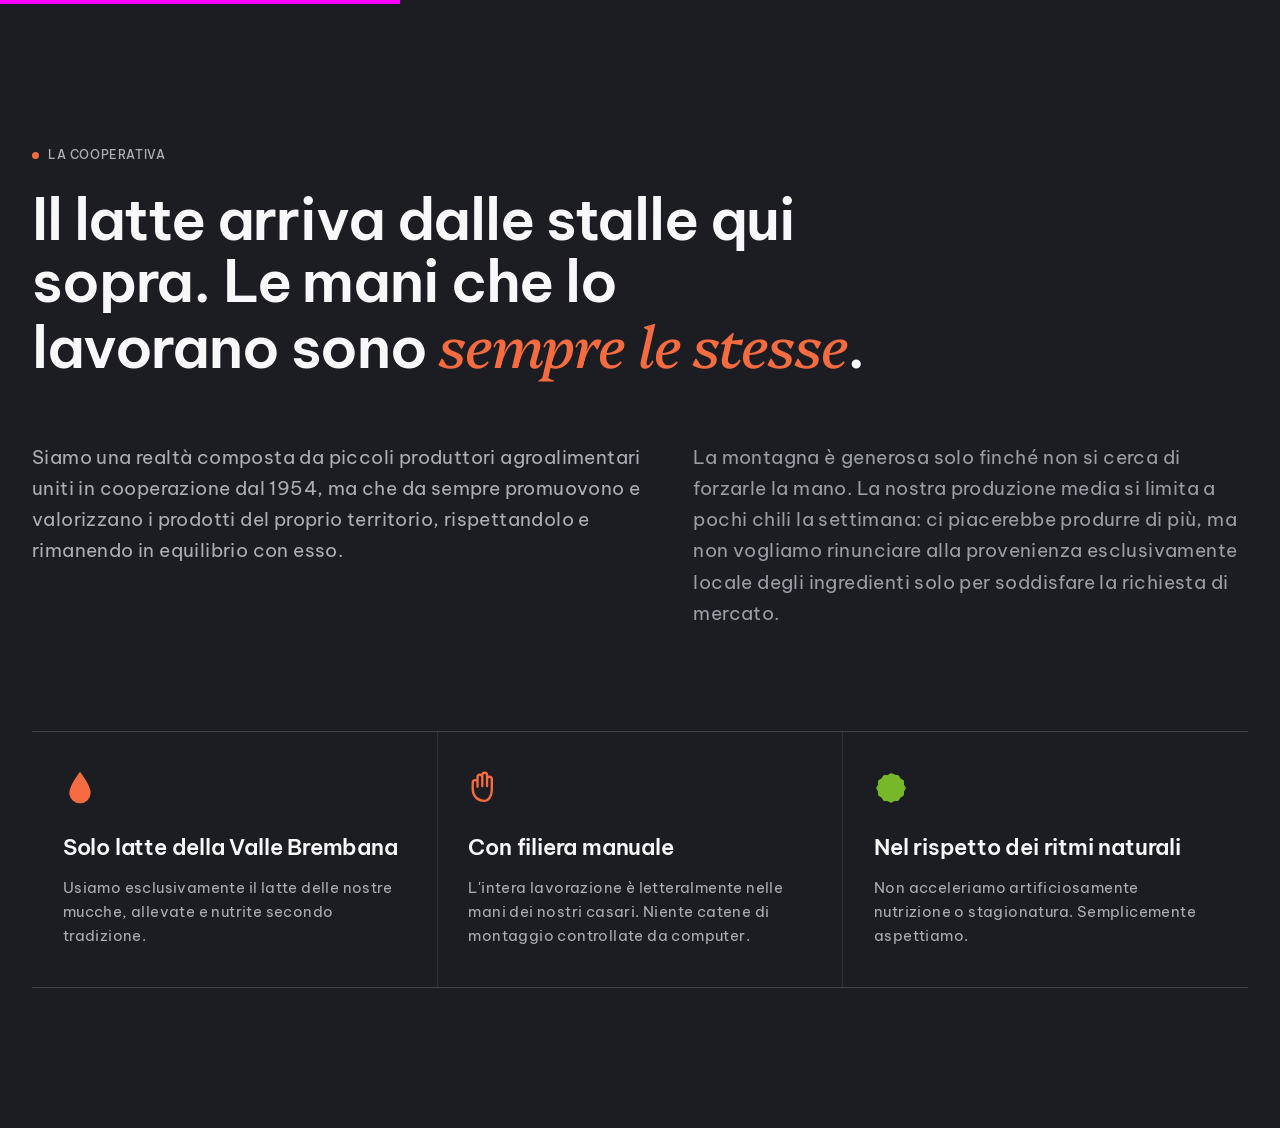
<file: _sec.html>
<!DOCTYPE html>
<html lang="it"><head><meta charset="utf-8">
<meta name="viewport" content="width=device-width, initial-scale=1">
<title>QA sezione</title>
<link rel="preconnect" href="https://fonts.googleapis.com">
<link rel="preconnect" href="https://fonts.gstatic.com" crossorigin>
<link href="https://fonts.googleapis.com/css2?family=Be+Vietnam+Pro:wght@300;400;500;600;700&family=Platypi:ital,wght@0,300..800;1,300..800&display=swap" rel="stylesheet">
<link rel="stylesheet" href="css/style.css?v=37">
<style>
  /* neutralizza le animazioni a scorrimento: qui serve solo la resa statica */
  [data-rise]{opacity:1!important;transform:none!important}
  .sw>i{transform:none!important}
  .step{position:relative!important;opacity:1!important;transform:none!important;margin-bottom:44px}
  .steps__stack{min-height:0!important}
  .steps__pin{height:auto!important}
  .hscroll__pin{height:auto!important}
  .hscroll__track{overflow-x:auto}
  .steps__media img{opacity:0}
  .steps__media img:first-child{opacity:1!important}
  body{padding-top:0}
</style>
</head><body>
<div id="ruler" style="position:fixed;z-index:999;top:0;left:0;width:400px;height:4px;background:#f0f;pointer-events:none"></div>
<div id="host"></div>
<script>
(async () => {
  const sel = new URLSearchParams(location.search).get('sel') || '#cooperativa';
  const html = await (await fetch('index.html', { cache: 'no-store' })).text();
  const doc = new DOMParser().parseFromString(html, 'text/html');
  const nodes = sel.split('|').map(s => doc.querySelector(s.trim())).filter(Boolean);
  const host = document.getElementById('host');
  nodes.forEach(n => host.appendChild(n));
  // rimpicciolisce solo la resa, non il layout: le misure in vw restano quelle vere
  const z = parseFloat(new URLSearchParams(location.search).get('z') || '1');
  if (z !== 1) {
    host.style.transformOrigin = 'top left';
    host.style.transform = `scale(${z})`;
    document.getElementById('ruler').style.transform = `scale(${z})`;
    document.getElementById('ruler').style.transformOrigin = 'top left';
  }
  // stato del portale a piacere: ?portal=0.35 (frazione di apertura)
  const pf = new URLSearchParams(location.search).get('portal');
  const portal = document.querySelector('.portal');
  if (portal && pf != null) {
    // in unità CSS: il pane non sa dire innerWidth, il motore di resa sì
    const f = parseFloat(pf);
    portal.style.opacity = 1;
    portal.style.setProperty('--px', '50vw');
    portal.style.setProperty('--py', '42vh');
    portal.style.setProperty('--pr', `calc(118px + (75vw - 118px) * ${f})`);
    if (f > 0.8) {
      const mucca = portal.querySelector('.portal__cow');
      if (mucca) mucca.style.opacity = 1;
      const c = portal.querySelector('.portal__caption');
      c.style.opacity = 1; c.style.transform = 'none';
    }
  }
  document.title = 'sezione pronta';
})();
</script>
</body></html>
</file>
<file: css/style.css>
/* ═══════════════════════════════════════════════════════════
   Latteria Sociale di Valtorta — tutto lo stile del sito

   Come leggere questo file: in cima ci sono le "variabili" (:root),
   cioè i colori, i caratteri e le misure scritti UNA volta sola e poi
   richiamati ovunque con var(--nome). Se domani cambio l'arancione,
   lo cambio in un punto e cambia in tutto il sito.
   Poi le regole seguono l'ordine della pagina: caricamento, menu,
   apertura, e giù una sezione alla volta. In fondo il responsive,
   cioè le correzioni per gli schermi stretti.
   Il linguaggio visivo l'ho preso da funtownstudio.com (fondo a
   puntini, pillola del menu, tipografia grande con il corsivo),
   ma i colori d'accento sono nostri: il rame della caldera e il
   verde della mucca del logo del cliente.
   ═══════════════════════════════════════════════════════════ */

:root{
  /* neutri */
  --bg:        #f0f0f3;
  --card:      #f8f8fb;
  --dark:      #1b1d22;
  --darker:    #151618;
  --g700:      #383b43;
  --g500:      #787b81;   /* solo decorativo: 3.8:1, mai per il testo */
  --g400:      #676a70;   /* 4.7:1 su fondo chiaro */
  --g300:      #adaeb5;   /* 7.6:1 su fondo scuro */
  --su-scuro:  #9a9da4;   /* secondario su fondo scuro — 6.2:1 */
  --su-chiaro: #5f6167;   /* secondario su fondo chiaro — 5.4:1 */
  --su-rame:   #4a1c0a;   /* secondario sul rame — 5.0:1 */

  /* accenti: il rame della caldera, il verde del pascolo (dal logo) */
  --rame:      #f66c40;
  --rame-cupo: #d4501f;
  --pascolo:   #77b82a;
  --pascolo-soft:#dcecc4;

  --ff:  "Be Vietnam Pro", -apple-system, sans-serif;
  --ffs: "Platypi", Georgia, serif;

  --ls: .4px;

  --pad-x: clamp(20px, 4vw, 32px);
  --pad-y: clamp(80px, 11vw, 156px);
  --maxw: 1440px;
  --r: 24px;

  --ease-out: cubic-bezier(.23,1,.32,1);
  --ease-io:  cubic-bezier(.77,0,.175,1);

  /* trama a puntini, come il dot-grain di funtown */
  --dots: url("data:image/svg+xml,%3Csvg xmlns='http://www.w3.org/2000/svg' width='30' height='30'%3E%3Ccircle cx='2' cy='2' r='1.1' fill='%23000' fill-opacity='.09'/%3E%3C/svg%3E");
}

*,*::before,*::after{ box-sizing:border-box; }
html{ -webkit-text-size-adjust:100%; }
html,body{ margin:0; padding:0; }
body{
  background:var(--bg) var(--dots) 0 0/30px 30px;
  color:var(--darker);
  font-family:var(--ff);
  font-size:16px;
  line-height:1.55;
  letter-spacing:var(--ls);
  overflow-x:hidden;
  -webkit-font-smoothing:antialiased;
}
body.is-locked{ overflow:hidden; }
img{ max-width:100%; display:block; }
a{ color:inherit; text-decoration:none; }
button{ font:inherit; color:inherit; background:none; border:0; padding:0; cursor:pointer; letter-spacing:inherit; text-align:inherit; }
h1,h2,h3,p,figure,blockquote,ul{ margin:0; }
ul{ list-style:none; padding:0; }
em{ font-family:var(--ffs); font-style:italic; font-weight:400; }
::selection{ background:var(--rame); color:#fff; }
:focus-visible{ outline:2px solid var(--rame); outline-offset:3px; border-radius:4px; }

.wrap{ width:100%; max-width:var(--maxw); margin-inline:auto; }
.dot{ color:var(--rame); }

/* ── etichette e testi ricorrenti ─────────────────────────── */
.tag{
  font-size:12px; font-weight:500; letter-spacing:.6px;
  text-transform:uppercase; color:var(--su-chiaro);
  display:inline-flex; align-items:center; gap:9px;
}
.tag::before{ content:""; width:7px; height:7px; border-radius:50%; background:var(--rame); flex:none; }
.tag--light{ color:var(--g300); }
.tag--dark{ color:var(--su-chiaro); }

.mini{ font-size:12px; font-weight:500; color:var(--su-chiaro); }
.body-lg{ font-size:clamp(17px,1.5vw,20px); line-height:1.62; color:var(--g300); max-width:62ch; }
.body-lg--muted{ color:var(--su-scuro); }
.lead{ font-size:clamp(18px,1.9vw,24px); line-height:1.5; color:var(--g300); max-width:46ch; }

.h-big{
  font-size:clamp(30px,4.5vw,62px); font-weight:600; line-height:1.08;
  letter-spacing:-.02em; max-width:21ch;
}
.h-mid{
  font-size:clamp(25px,3.2vw,44px); font-weight:600; line-height:1.12;
  letter-spacing:-.02em; max-width:19ch;
}
.h-mid--light{ color:var(--card); }

.btn{
  display:inline-flex; align-items:center; justify-content:center;
  padding:16px 24px; border-radius:9999px;
  font-size:14px; font-weight:600; letter-spacing:var(--ls);
  transition:transform .16s var(--ease-out), background-color .22s ease, color .22s ease;
}
.btn:active{ transform:scale(.97); }
.btn--rame{ background:var(--rame); color:var(--darker); }
.btn--dark{ background:var(--darker); color:var(--card); align-self:flex-start; }
@media (hover:hover) and (pointer:fine){
  .btn--rame:hover{ background:var(--darker); color:var(--card); }
  .btn--dark:hover{ background:var(--rame); color:var(--darker); }
}

/* ═══════════ IL CARICAMENTO ═══════════
   Velo fisso sopra tutto (z-index 9000, più alto di qualunque cosa).
   La barra è un elemento che parte schiacciato (scaleX 0) e viene
   allargato dal JS man mano che le immagini arrivano davvero. */
.preloader{
  position:fixed; inset:0; z-index:9000;
  background:var(--darker); color:var(--card);
  display:flex; flex-direction:column; align-items:center; justify-content:center; gap:34px;
}
.preloader.is-out{ opacity:0; visibility:hidden; transition:opacity .55s var(--ease-out), visibility .55s; }
.preloader__mucca{
  width:clamp(96px,13vw,168px); height:auto; margin-bottom:-6px;
  filter:drop-shadow(0 14px 26px #00000059);
}
.preloader__mark{ display:flex; flex-direction:column; align-items:center; line-height:1; }
.preloader__line{ font-size:12px; font-weight:500; letter-spacing:1.6px; text-transform:uppercase; color:var(--su-scuro); }
.preloader__line--big{ font-size:clamp(38px,7vw,64px); font-weight:600; letter-spacing:-1px;
  margin-top:8px; color:var(--card); text-transform:none; }
.preloader__bar{ width:min(280px,54vw); height:2px; background:#ffffff1f; overflow:hidden; }
.preloader__bar i{ display:block; height:100%; background:var(--rame); transform:scaleX(0); transform-origin:left; }
.preloader__pct{ font-size:13px; font-weight:500; color:var(--su-scuro); font-variant-numeric:tabular-nums; }

/* ═══════════ IL MENU ═══════════
   position:fixed così resta incollato in alto mentre tutto scorre.
   La pillola bianca ha una doppia ombra morbida per staccarsi da
   qualsiasi fondo; il logo cambia colore con la classe .is-dark che
   gli mette il JS quando ha dietro qualcosa di scuro. */
.nav{
  position:fixed; z-index:900; top:0; left:0; right:0;
  padding:22px var(--pad-x);
  display:flex; align-items:flex-start; justify-content:space-between;
  mix-blend-mode:normal;
}
.nav__logo{ display:flex; flex-direction:column; line-height:1.05; }
.nav__logo-sm{ font-size:11px; font-weight:500; letter-spacing:1.1px; text-transform:uppercase; color:var(--su-chiaro); }
.nav__logo-lg{ font-size:22px; font-weight:600; letter-spacing:-.4px; }
.nav__menu{
  display:flex; align-items:center; gap:6px;
  background:var(--card); border-radius:9999px; padding:10px 10px 10px 22px;
  box-shadow:0 8px 32px #00000024, 0 4px 16px #0000001a;
}
.nav__menu a:not(.btn){
  padding:10px 14px; border-radius:9999px;
  font-size:14px; font-weight:500; color:var(--darker);
  transition:background-color .22s ease, color .22s ease;
}
@media (hover:hover) and (pointer:fine){
  .nav__menu a:not(.btn):hover{ background:var(--bg); }
}
.nav__burger{ display:none; }

/* stato "su fondo scuro": il logo si schiarisce, il menu è già una pillola
   bianca e si legge su qualsiasi fondo. Niente si nasconde mai. */
.nav.is-dark .nav__logo-lg{ color:var(--card); }
.nav.is-dark .nav__logo-sm{ color:var(--su-scuro); }
.nav__logo-lg, .nav__logo-sm{ transition:color .35s var(--ease-out); }

/* ═══════════ L'APERTURA ═══════════
   .hero-wrap alto 260vh + .hero sticky: è il binario su cui corre
   tutta la scena d'apertura. Qui sotto trovi anche le forme che
   galleggiano (posizionate a mano, .s1...s12) e le scatole della O
   con la mucca: ogni scatola ha un compito solo, e i commenti nei
   singoli blocchi ti dicono quale. */
.hero-wrap{ height:260vh; position:relative; }
.hero{
  position:sticky; top:0; height:100svh; overflow:hidden;
  display:flex; flex-direction:column; justify-content:flex-end;
  padding:0 var(--pad-x) 22px;
}
.hero__grain{
  position:absolute; inset:0; z-index:5; pointer-events:none; opacity:.05;
  background-image:url("data:image/svg+xml,%3Csvg xmlns='http://www.w3.org/2000/svg' width='140' height='140'%3E%3Cfilter id='n'%3E%3CfeTurbulence type='fractalNoise' baseFrequency='.85' numOctaves='3'/%3E%3C/filter%3E%3Crect width='140' height='140' filter='url(%23n)'/%3E%3C/svg%3E");
}
.hero__stage{
  flex:1; display:flex; align-items:center; justify-content:center;
  position:relative; z-index:6;
  padding-inline:clamp(8px,3vw,56px);
}
.hero__title{
  display:flex; flex-direction:column; align-items:center; gap:0;
  font-weight:600; letter-spacing:-.03em; line-height:1.02;
  font-size:clamp(52px,10.6vw,146px);
  text-align:center;
}
.hero__row{ display:flex; align-items:center; justify-content:center; gap:.02em; }
.hero__row--serif{
  font-family:var(--ffs); font-style:italic; font-weight:400;
  font-size:.9em; letter-spacing:-.02em; gap:.2em; margin-top:.02em;
}
.hero__title .w{ display:inline-block; will-change:transform,opacity; }

/* la O */
.o-slot{
  --d:clamp(92px,16.4vw,238px);
  width:var(--d); height:var(--d);
  flex:none; display:block; position:relative; z-index:2;
  margin:0; border-radius:50%;
  background:var(--dark);
  /* niente overflow nascosto: la testa deve poter uscire dal disco */
  overflow:visible;
}
/* la mucca sta in piedi dentro il cerchio, che le taglia le zampe.
   Sette fotogrammi in una striscia verticale: alza le orecchie e le
   braccia, poi riabbassa tutto. Sprite in CSS, così gira anche quando
   il thread principale è occupato. */
/* La maschera sta sull'elemento fermo, non su quello che si muove.
   La scatola della maschera ritaglia tutto quello che le esce fuori, perciò
   è larga e alta il triplo del disco: testa e braccia devono poterne uscire.
   Dentro, due strati sommati — il cerchio del disco, più un rettangolo che
   copre tutto quello che sta sopra il 90% della sua altezza. Sotto quella
   riga comanda il cerchio, sopra non c'è nessun limite. */
.o-clip{
  position:absolute; left:-100%; top:-100%; width:300%; height:300%;
  display:block;
  -webkit-mask-image:
    radial-gradient(ellipse 16.6667% 16.6667% at 50% 50%, #000 99%, transparent 100%),
    linear-gradient(to bottom, #000 63.333%, transparent 63.333%);
  mask-image:
    radial-gradient(ellipse 16.6667% 16.6667% at 50% 50%, #000 99%, transparent 100%),
    linear-gradient(to bottom, #000 63.333%, transparent 63.333%);
  -webkit-mask-repeat:no-repeat; mask-repeat:no-repeat;
  -webkit-mask-composite:source-over; mask-composite:add;
}
/* riporta il riquadro utile esattamente sopra il disco */
.o-media{
  position:absolute; left:33.3333%; top:33.3333%; width:33.3333%; height:33.3333%;
  display:block; will-change:transform;
}
/* La spinta sta qui, così il saltello e il ciclo dei disegni non se la portano
   via. Dura un terzo esatto del ciclo dei disegni: si ripete tre volte per giro
   e alla fine del giro i due tornano in fase insieme. */
.o-float{ position:absolute; inset:0; display:block; animation:pulsa 1.6667s ease-in-out infinite; }
@keyframes pulsa{
  0%, 6%     { transform:translateY(0); }
  44%        { transform:translateY(-5%); }
  82%, 100%  { transform:translateY(0); }
}

.o-cow{
  position:absolute; left:50%; top:-15%; width:68%;
  transform:translateX(-50%);
  aspect-ratio:300/581;
  background:url("../assets/img/mucca-frames.webp?v=21") 50% 0 / 100% 2300% no-repeat;
  animation:mucca 5s steps(1,end) infinite;
}
/* Quarantacinque disegni, che sono un palindromo esatto: in memoria ne bastano
   23 (dal riposo al picco), rigiocati avanti e poi indietro. L'oscillazione si
   ferma al 18° invece che al 23°, così le braccia escono dal cerchio senza
   spalancarsi del tutto. Negli ultimi 28% del giro la posa di riposo
   resta ferma, prima di ricominciare. */
@keyframes mucca{
  0.0%    { background-position-y:0.0%; }
  2.06%   { background-position-y:4.545%; }
  4.11%   { background-position-y:9.091%; }
  6.17%   { background-position-y:13.636%; }
  8.23%   { background-position-y:18.182%; }
  10.29%  { background-position-y:22.727%; }
  12.34%  { background-position-y:27.273%; }
  14.4%   { background-position-y:31.818%; }
  16.46%  { background-position-y:36.364%; }
  18.51%  { background-position-y:40.909%; }
  20.57%  { background-position-y:45.455%; }
  22.63%  { background-position-y:50.0%; }
  24.69%  { background-position-y:54.545%; }
  26.74%  { background-position-y:59.091%; }
  28.8%   { background-position-y:63.636%; }
  30.86%  { background-position-y:68.182%; }
  32.91%  { background-position-y:72.727%; }
  34.97%  { background-position-y:77.273%; }
  37.03%  { background-position-y:72.727%; }
  39.09%  { background-position-y:68.182%; }
  41.14%  { background-position-y:63.636%; }
  43.2%   { background-position-y:59.091%; }
  45.26%  { background-position-y:54.545%; }
  47.31%  { background-position-y:50.0%; }
  49.37%  { background-position-y:45.455%; }
  51.43%  { background-position-y:40.909%; }
  53.49%  { background-position-y:36.364%; }
  55.54%  { background-position-y:31.818%; }
  57.6%   { background-position-y:27.273%; }
  59.66%  { background-position-y:22.727%; }
  61.71%  { background-position-y:18.182%; }
  63.77%  { background-position-y:13.636%; }
  65.83%  { background-position-y:9.091%; }
  67.89%  { background-position-y:4.545%; }
  69.94%  { background-position-y:0.0%; }
  72.0%, 100% { background-position-y:0%; }
}
.o-cow.is-hop{ animation-play-state:paused; }  /* durante il tuffo la coda si ferma */

/* ── forme fluttuanti ── */
.shapes{ position:absolute; inset:0; z-index:1; pointer-events:none; }
.shape{
  position:absolute; width:clamp(44px,5vw,84px); height:auto;
  pointer-events:auto; cursor:pointer;
  animation:bob 7s ease-in-out infinite;
  filter:drop-shadow(0 6px 14px #15161822);
}
@keyframes bob{ 0%,100%{transform:translateY(0) rotate(0)} 50%{transform:translateY(-13px) rotate(6deg)} }
.shape.s1 {top:14%; left:7%;  animation-delay:-.2s}
.shape.s2 {top:8%;  left:26%; animation-delay:-1.4s}
.shape.s3 {top:40%; left:3%;  animation-delay:-2.7s}
.shape.s4 {top:19%; left:41%; animation-delay:-3.9s}
.shape.s5 {top:82%; left:15%; animation-delay:-1.1s}
.shape.s6 {top:11%; left:74%; animation-delay:-4.4s}
.shape.s7 {top:83%; left:70%; animation-delay:-2.1s}
.shape.s8 {top:62%; left:6%;  animation-delay:-5.6s}
.shape.s9 {top:16%; left:60%; animation-delay:-3.2s}
.shape.s10{top:40%; left:93%; animation-delay:-.8s}
.shape.s11{top:86%; left:45%; animation-delay:-4.9s}
.shape.s12{top:62%; left:94%; animation-delay:-2.4s}
#physics{ position:absolute; inset:0; z-index:2; pointer-events:none; }

.hero__foot{
  position:relative; z-index:6;
  display:flex; align-items:center; justify-content:space-between; gap:16px;
}
.mini--btn{ transition:color .2s ease; }
@media (hover:hover) and (pointer:fine){ .mini--btn:hover{ color:var(--rame); } }
.mini--btn:active{ transform:scale(.97); }

/* ═══════════ IL PORTALE (la O che invade lo schermo) ═══════════ */
/* il cerchio che si allarga: fondo pieno, non una fotografia */
.portal{
  position:fixed; inset:0; z-index:120; pointer-events:none;
  opacity:0;
  background:
    radial-gradient(120% 90% at 50% 34%, #23262d 0%, #151618 62%),
    var(--darker);
  clip-path:circle(var(--pr,0px) at var(--px,50%) var(--py,50%));
  will-change:clip-path,opacity;
}
.portal::after{ /* stessa grana della hero, così il nero non è piatto */
  content:""; position:absolute; inset:0; opacity:.05; pointer-events:none;
  background-image:url("data:image/svg+xml,%3Csvg xmlns='http://www.w3.org/2000/svg' width='140' height='140'%3E%3Cfilter id='n'%3E%3CfeTurbulence type='fractalNoise' baseFrequency='.85' numOctaves='3'/%3E%3C/filter%3E%3Crect width='140' height='140' filter='url(%23n)'/%3E%3C/svg%3E");
}

.portal__caption{
  position:absolute; inset:0; z-index:2;
  display:flex; flex-direction:column; align-items:center; justify-content:center;
  padding-inline:var(--pad-x); text-align:center;
  color:var(--card); opacity:0; transform:translateY(24px);
}
.portal__kicker{
  font-size:12px; font-weight:500; letter-spacing:.6px; text-transform:uppercase;
  color:var(--rame); margin-bottom:14px;
}
.portal__line{
  font-size:clamp(30px,5.2vw,72px); font-weight:600; line-height:1.06; letter-spacing:-.6px;
  max-width:17ch;
}

/* ═══════════ LE SEZIONI ═══════════
   Regole comuni a tutte le sezioni: il padding con clamp() cresce
   e cala con lo schermo senza bisogno di breakpoint, e z-index:200
   le fa scorrere SOPRA il portale nero dell'apertura (che sta a 120).
   .sec--dark e .sec--light sono le due varianti di fondo. */
.sec{ position:relative; z-index:200; padding:var(--pad-y) var(--pad-x); }
.sec--dark{ background:var(--dark); color:var(--card); }
.sec--light{ background:var(--bg) var(--dots) 0 0/30px 30px; color:var(--darker); }
.sec--flush{ padding-top:0; }
.sec__head{ margin-bottom:clamp(40px,6vw,80px); }
.sec__head--row{
  display:grid; grid-template-columns:1.35fr .8fr; gap:clamp(24px,5vw,80px); align-items:end;
}
.sec__note{ font-size:16px; line-height:1.6; color:var(--su-chiaro); max-width:40ch; }
.sec--dark .tag{ color:var(--g300); }
.h-big{ margin:22px 0 clamp(36px,5vw,64px); }
.sec--dark .h-big em{ color:var(--rame); }
.h-mid{ margin-top:18px; }
.h-mid em{ color:var(--rame); }

.coop{ display:grid; grid-template-columns:1.1fr 1fr; gap:clamp(24px,4vw,64px); }

.pillars{
  margin-top:clamp(56px,8vw,110px);
  display:grid; grid-template-columns:repeat(3,1fr); gap:1px;
  background:#ffffff17; border-top:1px solid #ffffff17; border-bottom:1px solid #ffffff17;
}
.pillar{ background:var(--dark); padding:clamp(26px,3vw,44px) clamp(20px,2.4vw,36px); }
.pillar__n{ display:block; width:34px; height:34px; margin-bottom:26px; }
.pillar__n img{ width:100%; height:100%; object-fit:contain; }
.pillar h3{ font-size:clamp(19px,1.7vw,24px); font-weight:600; letter-spacing:-.2px; margin-bottom:12px; }
.pillar p{ font-size:15px; line-height:1.6; color:var(--g300); }

/* ── schede prodotto grandi ── */
.cases{ margin-top:clamp(40px,6vw,80px); display:flex; flex-direction:column; gap:clamp(16px,2vw,28px); }
.case{
  width:100%; max-width:var(--maxw); margin-inline:auto;
  background:var(--darker); border-radius:var(--r); overflow:hidden;
  display:grid; grid-template-columns:1.05fr 1fr;
}
.case__media{ overflow:hidden; }
.case__media img{
  width:100%; height:100%; min-height:clamp(280px,38vw,520px); object-fit:cover;
  transform:scale(1.04); transition:transform .9s var(--ease-out);
}
@media (hover:hover) and (pointer:fine){ .case:hover .case__media img{ transform:scale(1.09); } }
.case__body{ padding:clamp(28px,3.4vw,56px); display:flex; flex-direction:column; justify-content:center; gap:20px; }
.case__title{ font-size:clamp(28px,3.4vw,48px); font-weight:500; letter-spacing:-.4px; line-height:1.1; }
.case__body p{ font-size:16px; line-height:1.65; color:var(--g300); max-width:52ch; }
.case__body p em{ color:var(--card); }
.chips{ display:flex; flex-wrap:wrap; gap:8px; }
.chips li{
  font-size:12px; font-weight:500; letter-spacing:.3px;
  padding:8px 14px; border-radius:9999px;
  background:#ffffff10; color:var(--g300);
}
.case:nth-child(2) .chips li:first-child,
.case:nth-child(1) .chips li:first-child{ background:var(--rame); color:var(--darker); }
.case:nth-child(3) .chips li:first-child{ background:var(--rame); color:var(--darker); }

/* ═══════════ IL GESTO — la sequenza dentro il cerchio ═══════════ */
.gesto{ position:relative; z-index:200; background:var(--darker); color:var(--card); }
.gesto__pin{
  min-height:100svh; display:grid; align-content:center;
  grid-template-columns:auto minmax(0,1fr);
  grid-template-areas:"tag tag" "disco testo";
  gap:clamp(28px,5vw,80px) clamp(32px,6vw,90px);
  padding:clamp(70px,10vh,120px) var(--pad-x);
  max-width:var(--maxw); margin-inline:auto;
}
.gesto__tag{ grid-area:tag; }

/* il disco: stessa forma della O, con dentro la sequenza */
.gesto__disco{
  grid-area:disco; position:relative;
  width:clamp(260px,36vw,470px); aspect-ratio:1;
}
.gesto__foto{
  /* rientrata, così l'anello di testo gira fuori dalla fotografia */
  position:absolute; inset:15%; border-radius:50%; overflow:hidden;
  background:var(--dark);
}
.gesto__fot{
  position:absolute; inset:0; width:100%; height:100%; object-fit:cover;
  opacity:0; transform:scale(1.04);
  transition:opacity .18s linear;
}
.gesto__fot.is-on{ opacity:1; }

/* l'anello di testo che gira piano attorno al disco */
.gesto__anello{
  position:absolute; inset:0; width:100%; height:100%;
  fill:var(--su-scuro); font-family:var(--ff); font-size:8.4px;
  font-weight:500; letter-spacing:1.4px; text-transform:uppercase;
  animation:gira 34s linear infinite;
}
@keyframes gira{ to{ transform:rotate(360deg); } }

.gesto__testo{ grid-area:testo; display:flex; flex-direction:column; align-items:flex-start; gap:22px; }
.gesto__titolo{
  font-size:clamp(34px,5.4vw,76px); font-weight:600; line-height:1.03; letter-spacing:-.03em;
}
.gesto__titolo em{ color:var(--rame); }
.gesto__nota{ font-size:clamp(16px,1.4vw,18px); line-height:1.62; color:var(--g300); max-width:44ch; }

/* la didascalia del fotogramma in corso */
.gesto__voci{ position:relative; height:1.6em; width:100%; }
.gesto__voce{
  position:absolute; left:0; top:0;
  font-size:13px; font-weight:500; letter-spacing:.6px; text-transform:uppercase;
  color:var(--rame); opacity:0; transform:translateY(7px);
  transition:opacity .22s ease, transform .22s var(--ease-out);
}
.gesto__voce.is-on{ opacity:1; transform:none; }

.gesto__barra{ width:min(280px,100%); height:2px; background:#ffffff1a; overflow:hidden; }
.gesto__barra i{
  display:block; height:100%; background:var(--rame);
  transform:scaleX(0); transform-origin:left;
}

/* ═══════════ COME NASCE — le tappe che si impilano ═══════════ */
.tappe{
  position:relative; z-index:200; background:var(--darker); color:var(--card);
  padding:var(--pad-y) var(--pad-x) clamp(90px,12vw,180px);
}
.tappe__intro{ max-width:var(--maxw); margin:0 auto clamp(34px,5vw,64px); }
.tappe__titolo{
  font-size:clamp(28px,4.2vw,58px); font-weight:600; line-height:1.08;
  letter-spacing:-.03em; max-width:20ch; margin-top:18px;
}
.tappe__titolo em{ color:var(--rame); }

/* ogni tappa si incolla in cima e quella dopo le sale sopra, lasciando
   sporgere un dito della precedente: si accumulano come le forme sulle assi */
.tappa{
  position:sticky; top:calc(58px + var(--i) * 16px);
  max-width:var(--maxw); margin-inline:auto;
  padding-bottom:clamp(18px,2vw,28px);
}
.tappa__scheda{
  position:relative; overflow:hidden; border-radius:var(--r);
  min-height:clamp(400px,62vh,600px);
  display:flex; align-items:flex-end;
  box-shadow:0 -18px 40px -20px #000000a6;
}
.tappa__sfondo{
  position:absolute; inset:0; width:100%; height:100%; object-fit:cover;
}
.tappa__velo{
  position:absolute; inset:0;
  background:linear-gradient(105deg,#151618f2 0%,#151618d9 38%,#15161866 72%,#15161833 100%);
}
.tappa__testo{
  position:relative; z-index:2;
  padding:clamp(28px,3.6vw,58px);
  display:flex; flex-direction:column; align-items:flex-start; gap:18px;
  max-width:60ch;
}
.tappa__nome{
  font-size:clamp(32px,4.6vw,64px); font-weight:600; letter-spacing:-.03em; line-height:1;
}
.tappa__testo p{ font-size:clamp(15px,1.35vw,18px); line-height:1.62; color:var(--g300); max-width:48ch; }

/* la mucca sporge dal fianco della scheda "Le mani" e indica il testo */
.tappa__indica{
  position:absolute; right:clamp(10px,3vw,52px); bottom:0; z-index:3;
  width:clamp(96px,11vw,168px); aspect-ratio:823/965;
  background:url("../assets/img/mucca-indica.webp?v=21") 50% 100% / contain no-repeat;
  transform:scaleX(-1);          /* girata: indica verso il testo a sinistra */
  pointer-events:none;
}

/* ═══════════ IL NASTRO ═══════════
   La riga che scorre da sola. Qui c'è solo l'aspetto: il movimento
   (loop infinito che accelera con lo scroll) sta in main.js. Il
   separatore fra i nomi è un cerchietto fatto in CSS, niente simboli
   di testo. */
.marquee{
  position:relative; z-index:200;
  background:var(--darker); color:var(--card);
  padding:clamp(26px,3.4vw,44px) 0; overflow:hidden;
  border-top:1px solid #ffffff14;
}
.marquee__row{ display:flex; gap:34px; width:max-content; will-change:transform; }
.marquee__row span{
  font-size:clamp(26px,3.4vw,46px); font-weight:500; letter-spacing:-.4px; white-space:nowrap;
}
/* separatore: un piccolo cerchio, la stessa forma della O */
.marquee__row i{
  align-self:center; flex:none;
  width:clamp(9px,.9vw,13px); height:clamp(9px,.9vw,13px);
  border-radius:50%; background:var(--rame);
}

/* ═══════════ LA CITAZIONE (rame) ═══════════
   L'unica schermata tutta arancione. z-index 205, uno sopra le
   sezioni normali: serve alla mucca appesa della sezione dopo, che
   deve potersi infilare SOTTO questo bordo mentre le mani le restano
   sopra. overflow:hidden tiene dentro le forme decorative. */
.quote{
  position:relative; z-index:205; overflow:hidden;
  background:var(--rame); color:var(--darker);
  padding:clamp(90px,13vw,180px) var(--pad-x);
  text-align:center;
}
.quote .wrap{ position:relative; z-index:2; display:flex; flex-direction:column; align-items:center; gap:26px; }
.quote .tag--dark{ color:var(--su-rame); }
.quote .tag--dark::before{ background:var(--darker); }
.quote__big{
  font-size:clamp(30px,5.4vw,80px); font-weight:600; line-height:1.12; letter-spacing:-.6px;
  max-width:17ch;
}
.quote__big em{ color:var(--card); }
.quote__by{ font-size:13px; font-weight:500; color:var(--su-rame); }
.quote__shape{ position:absolute; width:clamp(40px,6vw,92px); opacity:.14; }
.quote__shape.a{ top:12%; left:7%; transform:rotate(-14deg); }
.quote__shape.b{ bottom:14%; left:16%; transform:rotate(9deg); }
.quote__shape.c{ top:22%; right:9%; transform:rotate(22deg); }

/* la mucca appesa a testa in giù: entra da dietro il bordo arancione della
   citazione (che sta a z-index più alto) e resta attaccata al confine.
   Il centraggio orizzontale lo fa GSAP con xPercent, non il CSS: è lui
   che scrive il transform. */
/* la sezione sale sopra la citazione: le mani della mucca appesa devono
   dipingersi SOPRA l'arancione, e un figlio non può scavalcare la propria
   sezione (stacking context) */
#banco{ z-index:206; }
.banco__appesa{
  /* al centro; il punto di presa è il centro delle mani, che GSAP porta
     a cavallo del bordo con yPercent -5.5 (misurato sul disegno) */
  position:absolute; top:0; left:50%; z-index:1;
  width:clamp(72px,8vw,118px); aspect-ratio:340/748;
  background:url("../assets/img/mucca-appesa.webp?v=21") 50% 0 / contain no-repeat;
  pointer-events:none;
}

/* la mucca con lo yogurt, a destra della chiusura */
.foot .wrap{ position:relative; }
.foot__mucca{
  /* centrata nello spazio libero fra la scritta e il margine destro */
  position:absolute; right:18%; top:0;
  /* l'immagine è alta 868/520 della larghezza: così resta sopra le colonne */
  width:clamp(130px,12.5vw,180px); height:auto;
}

/* ═══════════ LA GRIGLIA DEI PRODOTTI ═══════════
   Tre colonne che diventano due e poi una negli schermi stretti.
   I packshot stanno in celle bianche con un po' di padding perché
   le foto del cliente hanno sfondi bianchi non perfettamente
   uguali: il riquadro li uniforma. */
.grid-prod{
  display:grid; grid-template-columns:repeat(3,1fr);
  gap:clamp(14px,1.6vw,24px);
}
.prod{
  background:var(--card); border-radius:var(--r); padding:clamp(20px,2.2vw,32px);
  display:flex; flex-direction:column; gap:16px;
  box-shadow:0 18px 40px -22px #15161826;
  transition:transform .4s var(--ease-out);
}
@media (hover:hover) and (pointer:fine){ .prod:hover{ transform:translateY(-5px); } }
.prod__img{
  aspect-ratio:4/3; border-radius:14px; overflow:hidden; background:#fff;
  display:flex; align-items:center; justify-content:center;
}
.prod__img img{ width:100%; height:100%; object-fit:contain; padding:10%; transition:transform .6s var(--ease-out); }
@media (hover:hover) and (pointer:fine){ .prod:hover .prod__img img{ transform:scale(1.06); } }
.prod h3{ font-size:clamp(20px,1.8vw,26px); font-weight:600; letter-spacing:-.3px; }
.prod p{ font-size:15px; line-height:1.6; color:var(--su-chiaro); }
.prod--cta{ background:var(--pascolo-soft); justify-content:center; gap:14px; }
.prod--cta p{ color:var(--g700); }

/* ═══════════ IL TERRITORIO ═══════════
   Righe da elenco, separate da filetti. La fotografia che insegue il
   cursore è .row__ph: fissa sullo schermo, la muove GSAP; dentro,
   l'immagine fa la comparsa (scala + rotazione) col CSS. Due pezzi
   separati per lo stesso motivo del cursore: GSAP scrive il transform
   e cancellerebbe quello della classe. */
.sec--noline{ padding-top:0; }
.list{ border-top:1px solid var(--g300); }
.row{
  position:relative;
  display:grid; grid-template-columns:1.1fr 1.4fr auto; gap:24px; align-items:center;
  padding:clamp(22px,2.6vw,34px) 0; border-bottom:1px solid var(--g300);
  transition:padding-left .4s var(--ease-out), color .3s ease;
}
.row__t{ font-size:clamp(21px,2.4vw,34px); font-weight:600; letter-spacing:-.3px; }
.row__d{ font-size:15px; color:var(--su-chiaro); }
.row__a{ font-size:13px; font-weight:500; color:var(--su-chiaro); }
/* il contenitore lo muove GSAP, l'immagine dentro fa la sua entrata in CSS */
.row__ph{
  position:fixed; top:0; left:0; z-index:400; width:270px; height:180px;
  pointer-events:none; display:block;
}
.row__ph img{
  width:100%; height:100%; object-fit:cover; border-radius:12px;
  opacity:0; transform:scale(.86) rotate(-3deg);
  transition:opacity .28s var(--ease-out), transform .34s var(--ease-out);
}
@media (hover:hover) and (pointer:fine){
  .row:hover{ padding-left:22px; }
  .row:hover .row__t{ color:var(--rame); }
  .row.is-on .row__ph img{ opacity:1; transform:scale(1) rotate(-3deg); }
}
@media (hover:none),(pointer:coarse){ .row__ph{ display:none; } }

.marks{
  margin-top:clamp(50px,7vw,90px); padding-top:clamp(30px,4vw,50px);
  border-top:1px solid var(--g300);
  display:flex; flex-wrap:wrap; align-items:center; gap:clamp(28px,5vw,70px);
}
/* la mucca sporge in fondo alla fila dei marchi e li indica */
.marks{ position:relative; }
.marks__indica{
  margin-left:auto; align-self:flex-end;
  width:clamp(86px,9vw,140px); aspect-ratio:823/965;
  background:url("../assets/img/mucca-indica.webp?v=21") 50% 100% / contain no-repeat;
  pointer-events:none;
}
.marks img{ height:clamp(46px,5.2vw,70px); width:auto; object-fit:contain; opacity:.9;
  mix-blend-mode:multiply; transition:opacity .3s ease, transform .3s var(--ease-out); }
@media (hover:hover) and (pointer:fine){ .marks img:hover{ opacity:1; transform:scale(1.06); } }

/* ═══════════ SETTANT'ANNI ═══════════
   Due colonne: testo a sinistra, foto d'archivio a destra. La prima
   foto occupa tutta la larghezza della colonna, le altre due si
   dividono lo spazio sotto. */
.storia{ position:relative; z-index:200; background:var(--dark); color:var(--card); padding:var(--pad-y) var(--pad-x); }
.storia__grid{ display:grid; grid-template-columns:1.05fr .95fr; gap:clamp(30px,5vw,90px); align-items:start; }
.storia__txt{ display:flex; flex-direction:column; gap:24px; }
.storia__ph{ display:grid; grid-template-columns:1fr 1fr; gap:clamp(12px,1.6vw,20px); align-items:start; }
.storia__ph figure:first-child{ grid-column:1/-1; }
.storia__ph img{ width:100%; aspect-ratio:4/3; object-fit:cover; border-radius:14px; }
.storia__ph figure:nth-child(2) img,
.storia__ph figure:nth-child(3) img{ aspect-ratio:3/4; }
.storia__ph figcaption{ margin-top:12px; font-size:13px; line-height:1.5; color:var(--su-scuro); }

/* ═══════════ LA CHIUSURA ═══════════
   Contatti in quattro colonne, la mucca col vasetto centrata nello
   spazio libero a destra della scritta grande, e il nome VALTORTA
   gigante: il testo fa da maschera a un gradiente (background-clip:
   text) e la variabile --fw, mossa dal JS, decide fin dove arriva
   l'arancione. A riposo il nome è quasi invisibile. */
.foot-wrap{ position:relative; z-index:200; }
.foot{ background:var(--darker); color:var(--card); padding:var(--pad-y) var(--pad-x) 26px; overflow:hidden; }
.foot__claim{
  font-size:clamp(30px,5vw,74px); font-weight:600; line-height:1.08; letter-spacing:-.7px;
  max-width:16ch; margin-bottom:clamp(50px,7vw,96px);
}
.foot__claim em{ color:var(--rame); }
.foot__cols{ display:grid; grid-template-columns:repeat(4,1fr); gap:clamp(22px,3vw,40px); }
.foot__col{ display:flex; flex-direction:column; gap:14px; }
.foot__big{ font-size:clamp(18px,1.7vw,23px); font-weight:500; line-height:1.35; letter-spacing:-.2px; }
.foot__sm{ font-size:14px; line-height:1.7; color:var(--su-scuro); }
.foot__sm--links a, .foot__sm a, .foot__big a{ transition:color .22s ease; }
@media (hover:hover) and (pointer:fine){
  .foot__sm a:hover, .foot__big a:hover{ color:var(--rame); }
}
.foot__word{
  margin-top:clamp(60px,8vw,110px);
  font-size:clamp(60px,17.6vw,280px); font-weight:600; letter-spacing:-.05em; line-height:.86;
  user-select:none; text-align:center;
  /* il testo è la maschera: il rame scende da sopra man mano che --fw cresce */
  color:transparent;
  background:linear-gradient(180deg, var(--rame) var(--fw,0%), #ffffff0d var(--fw,0%));
  -webkit-background-clip:text; background-clip:text;
}
.foot__bar{
  margin-top:26px; padding-top:22px; border-top:1px solid #ffffff14;
  display:flex; align-items:center; justify-content:space-between; gap:16px;
  font-size:12px; color:var(--su-scuro);
}
.foot__top{ transition:color .22s ease; }
@media (hover:hover) and (pointer:fine){ .foot__top:hover{ color:var(--rame); } }

/* ═══════════ IL DISCHETTO "GUARDA" ═══════════
   Il cursore personalizzato delle righe del territorio. Sparisce
   del tutto su schermi senza mouse (media hover:none). */
/* stessa divisione dei compiti: GSAP muove il guscio, il disco fa il resto */
.cursor{
  position:fixed; z-index:500; top:0; left:0; pointer-events:none;
  width:76px; height:76px;
}
.cursor span{
  display:flex; align-items:center; justify-content:center;
  width:100%; height:100%; border-radius:50%;
  background:var(--rame); color:var(--darker);
  font-size:11px; font-weight:600; letter-spacing:.4px;
  opacity:0; transform:scale(.4);
  transition:opacity .25s var(--ease-out), transform .3s var(--ease-out);
}
.cursor.is-on span{ opacity:1; transform:scale(1); }
@media (hover:none),(pointer:coarse){ .cursor{ display:none; } }

/* ═══════════ LE RIVELAZIONI ═══════════
   Gli stati di partenza degli elementi che entrano scorrendo:
   [data-rise] parte trasparente e un filo più in basso, le parole
   dei titoli ([data-split], avvolte dal JS in .sw) partono nascoste
   sotto la propria riga. GSAP le porta a posto quando entrano in
   vista. Se un giorno un titolo appare "tagliato", il colpevole è
   quasi sempre qui. */
[data-rise]{ opacity:0; transform:translateY(22px); }
/* feritoia per parola: overflow nascosto, con spazio per le discendenti */
.sw{
  display:inline-block; overflow:hidden; vertical-align:bottom;
  padding-bottom:.16em; margin-bottom:-.16em;
}
.sw > i{ display:inline-block; font-style:inherit; transform:translateY(112%); }

/* ═══════════ IL RESPONSIVE ═══════════
   Due soglie sole: 1100px (le griglie a due colonne diventano una)
   e 860px (telefono: menu a schermo pieno, titolo dell'apertura più
   piccolo, mucca appesa ridotta col suo cuscino di spazio calcolato
   sull'altezza reale del disegno). Tengo poche soglie apposta: meno
   casi da ricordare, meno modi di rompersi. */
@media (max-width:1100px){
  .coop{ grid-template-columns:1fr; }
  .sec__head--row{ grid-template-columns:1fr; align-items:start; }
  /* il titolo qui occupa tutta la riga: la sezione si scava lo spazio per
     la mucca appesa (altezza visibile = larghezza × 1.96) più un margine */
  #banco{ padding-top:calc(clamp(72px,8vw,118px) * 1.96 + 28px); }
  .case{ grid-template-columns:1fr; }
  .case__media img{ min-height:260px; aspect-ratio:16/10; }
  .grid-prod{ grid-template-columns:repeat(2,1fr); }
  .tappa{ top:calc(52px + var(--i) * 10px); }
  .tappa__scheda{ min-height:clamp(340px,54vh,460px); }
  .tappa__indica{ display:none; }
  .storia__grid{ grid-template-columns:1fr; }
  .foot__cols{ grid-template-columns:repeat(2,1fr); }
}

@media (max-width:860px){
  .nav{ padding:16px var(--pad-x); align-items:center; }
  .nav__menu{
    position:fixed; inset:0; z-index:-1;
    flex-direction:column; justify-content:center; gap:8px;
    border-radius:0; padding:0; background:var(--darker); box-shadow:none;
    opacity:0; visibility:hidden; transition:opacity .35s var(--ease-out), visibility .35s;
  }
  .nav__menu a:not(.btn){ font-size:26px; font-weight:600; color:var(--card); padding:12px 20px; }
  .nav__menu .btn{ margin-top:18px; }
  .nav.is-open .nav__menu{ opacity:1; visibility:visible; z-index:1; }
  .nav.is-open .nav__logo-lg{ color:var(--card); }
  .nav.is-open .nav__logo-sm{ color:var(--su-scuro); }
  .nav__burger{
    display:flex; flex-direction:column; justify-content:center; gap:6px;
    width:46px; height:46px; border-radius:50%; background:var(--card);
    align-items:center; z-index:2;
    box-shadow:0 8px 24px #00000024;
  }
  .nav__burger i{ display:block; width:18px; height:2px; background:var(--darker); border-radius:2px;
    transition:transform .3s var(--ease-out), opacity .2s ease; }
  .nav.is-open .nav__burger i:first-child{ transform:translateY(4px) rotate(45deg); }
  .nav.is-open .nav__burger i:last-child{ transform:translateY(-4px) rotate(-45deg); }

  .hero-wrap{ height:200vh; }
  .hero__title{ font-size:clamp(38px,12.6vw,86px); letter-spacing:-.025em; }
  /* la riga in corsivo va a capo da sola invece di uscire dallo schermo */
  .hero__row--serif{ flex-wrap:wrap; row-gap:0; column-gap:.16em; line-height:1.04; }
  .o-slot{ --d:clamp(76px,22vw,124px); }
  .hero__foot{ flex-direction:column; align-items:flex-start; gap:9px; }
  .mini--mid{ order:-1; }

  .pillars{ grid-template-columns:1fr; }
  .grid-prod{ grid-template-columns:1fr; }
  .row{ grid-template-columns:1fr; gap:6px; }
  .row__a{ display:none; }
  .storia__ph{ grid-template-columns:1fr; }
  .storia__ph figure:last-child img{ aspect-ratio:4/3; }
  .foot__cols{ grid-template-columns:1fr; gap:34px; }
  .foot__mucca{ position:static; display:block; width:clamp(140px,42vw,200px); margin:6px auto 30px; }
  .banco__appesa{ width:clamp(60px,16vw,92px); }
  #banco{ padding-top:calc(clamp(60px,16vw,92px) * 1.96 + 28px); }
  .gesto__pin{
    grid-template-columns:1fr; grid-template-areas:"tag" "disco" "testo";
    justify-items:start; padding-block:var(--pad-y);
  }
  .gesto__disco{ width:min(78vw,340px); margin-inline:auto; }
}

/* Chi ha chiesto al sistema di ridurre le animazioni ha una versione
   ferma ma completa: tutto visibile, niente che si muove. */
@media (prefers-reduced-motion:reduce){
  *,*::before,*::after{ animation-duration:.01ms !important; animation-iteration-count:1 !important;
    transition-duration:.01ms !important; }
  .shape{ animation:none; }
  [data-rise]{ opacity:1; transform:none; }
  .sw > i{ transform:none; }
}
</file>
